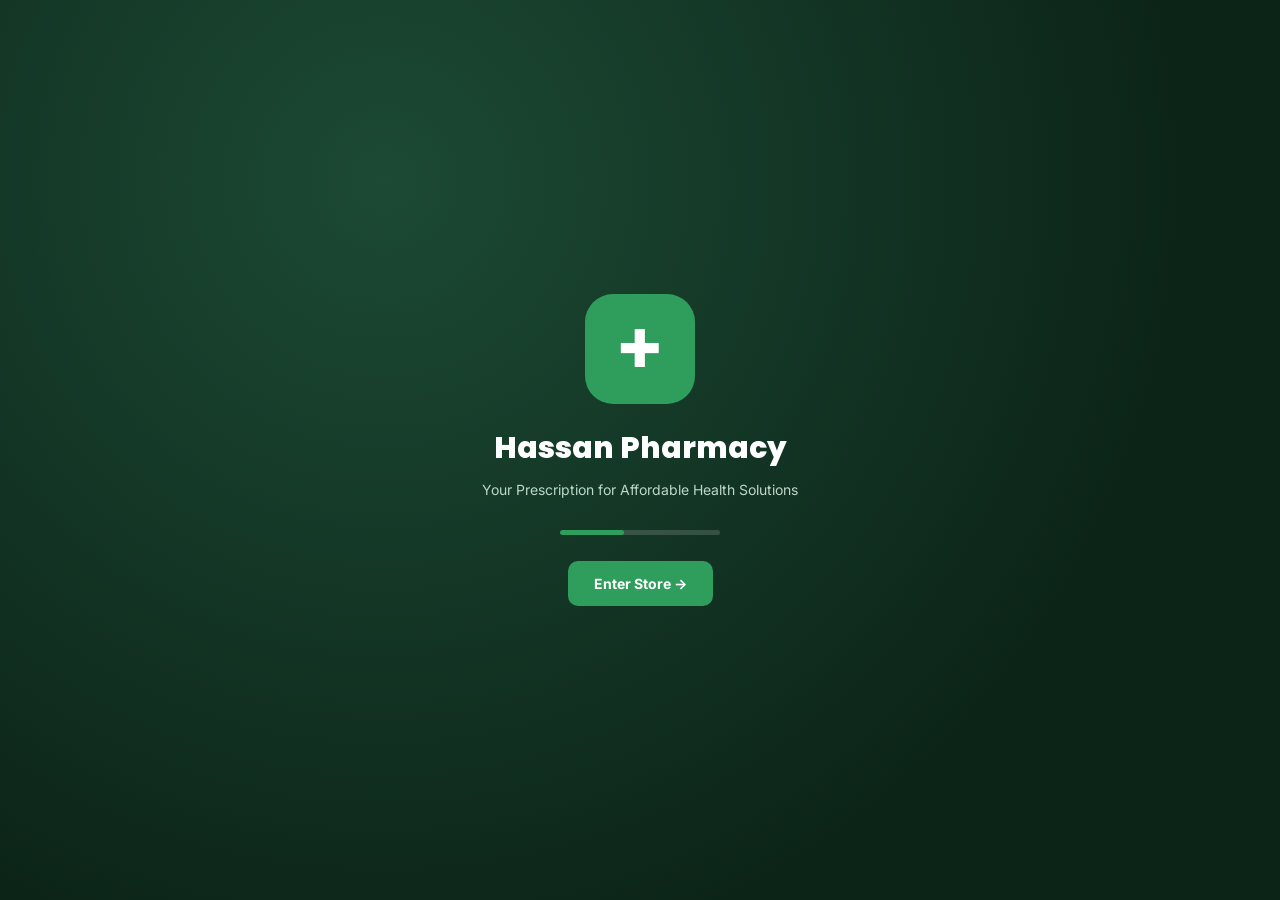
<file: site/index.html>
<!DOCTYPE html>
<html lang="en">
<head>
<meta charset="UTF-8">
<meta name="viewport" content="width=device-width, initial-scale=1.0">
<title>Hassan Pharmacy</title>
<link rel="stylesheet" href="assets/css/style.css">
</head>
<body>
  <div class="splash-shell">
    <div>
      <div class="splash-logo">✚</div>
      <h1>Hassan Pharmacy</h1>
      <p>Your Prescription for Affordable Health Solutions</p>
      <div class="splash-loader"><span></span></div>
      <a href="login.html" class="btn-primary" id="enterBtn">Enter Store →</a>
    </div>
  </div>
  <script src="assets/js/main.js"></script>
  <script>
    // If already logged in, skip straight to the store; otherwise go to login after a short splash.
    setTimeout(()=>{
      const user = getUser();
      window.location.href = user ? 'home.html' : 'login.html';
    }, 2200);
  </script>
</body>
</html>
</file>
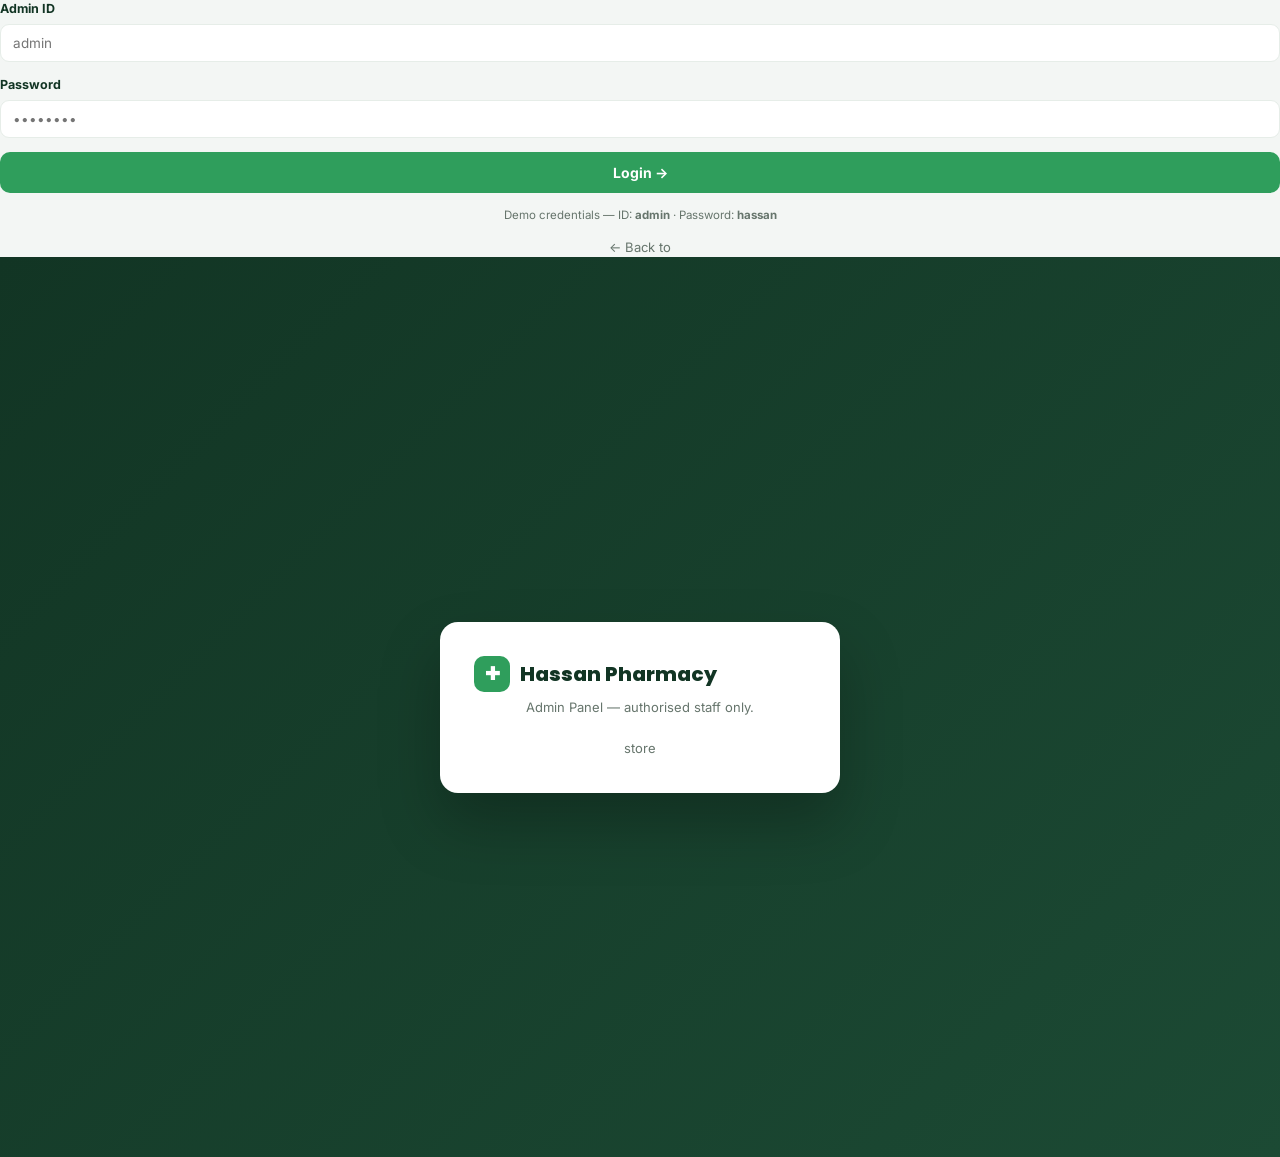
<file: site/admin/index.html>
<div class="form-row"><label>Admin ID</label><input id="adminIdInput" placeholder="admin" required></div>
        <div class="form-row"><label>Password</label><input id="adminPassInput" type="password" placeholder="••••••••" required></div>
        <button class="btn-primary" style="width:100%;justify-content:center" type="submit">Login →</button>
      </form>
      <p style="font-size:11.5px;color:var(--gray);margin-top:14px;text-align:center">Demo credentials — ID: <b>admin</b> · Password: <b>hassan</b></p>
      <div class="auth-link"><a href="../home.html">← Back to<!DOCTYPE html>
<html lang="en">
<head>
<meta charset="UTF-8">
<meta name="viewport" content="width=device-width, initial-scale=1.0">
<title>Admin Login — Hassan Pharmacy</title>
<link rel="stylesheet" href="../assets/css/style.css">
</head>
<body class="admin-body">
  <div class="auth-shell">
    <div class="auth-card">
      <div class="logo" style="margin-bottom:6px"><div class="mark">✚</div> Hassan Pharmacy</div>
      <p class="sub">Admin Panel — authorised staff only.</p>
      <div id="errBox" class="err-msg hidden"></div>
      <form onsubmit="return handleAdminLogin(event)"> store</a></div>
    </div>
  </div>
  <script src="../assets/js/main.js"></script>
  <script src="../assets/js/admin.js"></script>
  <script>
    (function(){ if(isAdminLoggedIn()) window.location.href = 'dashboard.html'; })();
    async function handleAdminLogin(e){
      e.preventDefault();
      const id = document.getElementById('adminIdInput').value.trim();
      const pass = document.getElementById('adminPassInput').value;
      const ok = await adminLoginAttempt(id, pass);
      if(ok){
        window.location.href = 'dashboard.html';
      } else {
        const b = document.getElementById('errBox');
        b.textContent = 'Incorrect Admin ID or Password (or backend not reachable).';
        b.classList.remove('hidden');
      }
      return false;
    }
  </script>
</body>
</html>
</file>
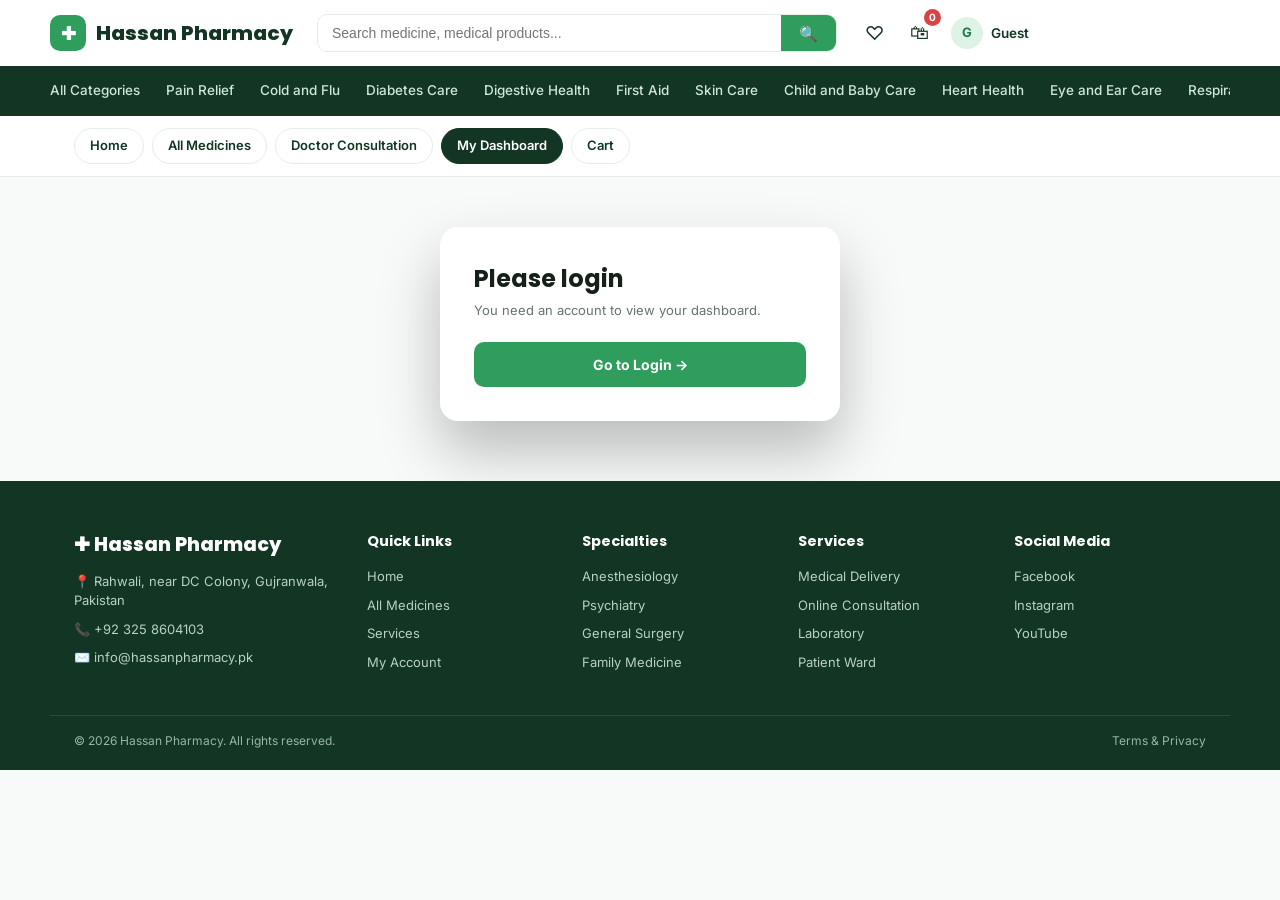
<file: site/account.html>
<!DOCTYPE html>
<html lang="en">
<head>
<meta charset="UTF-8">
<meta name="viewport" content="width=device-width, initial-scale=1.0">
<title>My Dashboard — Hassan Pharmacy</title>
<link rel="stylesheet" href="assets/css/style.css">
</head>
<body>
<div id="siteHeader"></div>

<main>
  <div class="container">
    <div id="guestGate" class="hidden">
      <div class="auth-card" style="margin:50px auto">
        <h2>Please login</h2>
        <p class="sub">You need an account to view your dashboard.</p>
        <a href="login.html" class="btn-primary" style="width:100%;justify-content:center">Go to Login →</a>
      </div>
    </div>

    <div id="dashContent" class="hidden">
      <div class="dash-wrap">
        <div class="dash-top">
          <h2 id="dashWelcome">Welcome!</h2>
          <button class="btn-outline" onclick="doLogout()">Log Out</button>
        </div>
        <div class="dash-cards">
          <div class="dcard d-mint"><b id="dcTotal">Rs. 0</b><span>Total Spent</span></div>
          <div class="dcard d-peach"><b id="dcOrders">0</b><span>Total Orders</span></div>
          <div class="dcard d-lav"><b id="dcPending">0</b><span>In Progress</span></div>
          <div class="dcard d-pink"><b id="dcDelivered">0</b><span>Delivered</span></div>
        </div>
        <div class="dash-panels">
          <div class="panel">
            <h3 style="margin-bottom:12px;font-size:15px">Recent Orders</h3>
            <div id="dashOrdersList"></div>
          </div>
          <div class="panel">
            <h3 style="margin-bottom:12px;font-size:15px">Profile</h3>
            <div class="profile-line"><span>Name</span><b id="pfName"></b></div>
            <div class="profile-line"><span>Phone</span><b id="pfPhone"></b></div>
            <div class="profile-line"><span>Address</span><b>Rahwali, near DC Colony, Gujranwala</b></div>
            <div class="profile-line"><span>Support</span><b>+92 325 8604103</b></div>
          </div>
        </div>
      </div>
    </div>
  </div>
</main>

<div id="siteFooter"></div>
<script src="assets/js/main.js"></script>
<script>
(async function(){
  renderHeader('account');
  renderFooter();

  const user = getUser();
  if(!user){
    document.getElementById('guestGate').classList.remove('hidden');
  } else {
    document.getElementById('dashContent').classList.remove('hidden');
    document.getElementById('dashWelcome').textContent = 'Welcome, '+user.name+'!';
    document.getElementById('pfName').textContent = user.name;
    document.getElementById('pfPhone').textContent = user.phone || '—';

    const orders = await getOrders(user.phone);
    const total = orders.reduce((s,o)=>s+o.total,0);
    document.getElementById('dcTotal').textContent = 'Rs. '+total;
    document.getElementById('dcOrders').textContent = orders.length;
    document.getElementById('dcPending').textContent = orders.filter(o=>o.status!=='Delivered' && o.status!=='Cancelled').length;
    document.getElementById('dcDelivered').textContent = orders.filter(o=>o.status==='Delivered').length;

    const statusClass = s => s==='Delivered'?'st-delivered':s==='In Transit'?'st-transit':s==='Cancelled'?'st-cancelled':'st-pending';
    document.getElementById('dashOrdersList').innerHTML = orders.length ? orders.map(o=>`
      <div class="order-row">
        <span>${o.id} · ${o.date}</span>
        <span>Rs. ${o.total}</span>
        <span class="status-pill ${statusClass(o.status)}">${o.status}</span>
      </div>`).join('') : '<p style="color:var(--gray);font-size:13px">No orders yet — go place one!</p>';
  }
})();
</script>
</body>
</html>
</file>
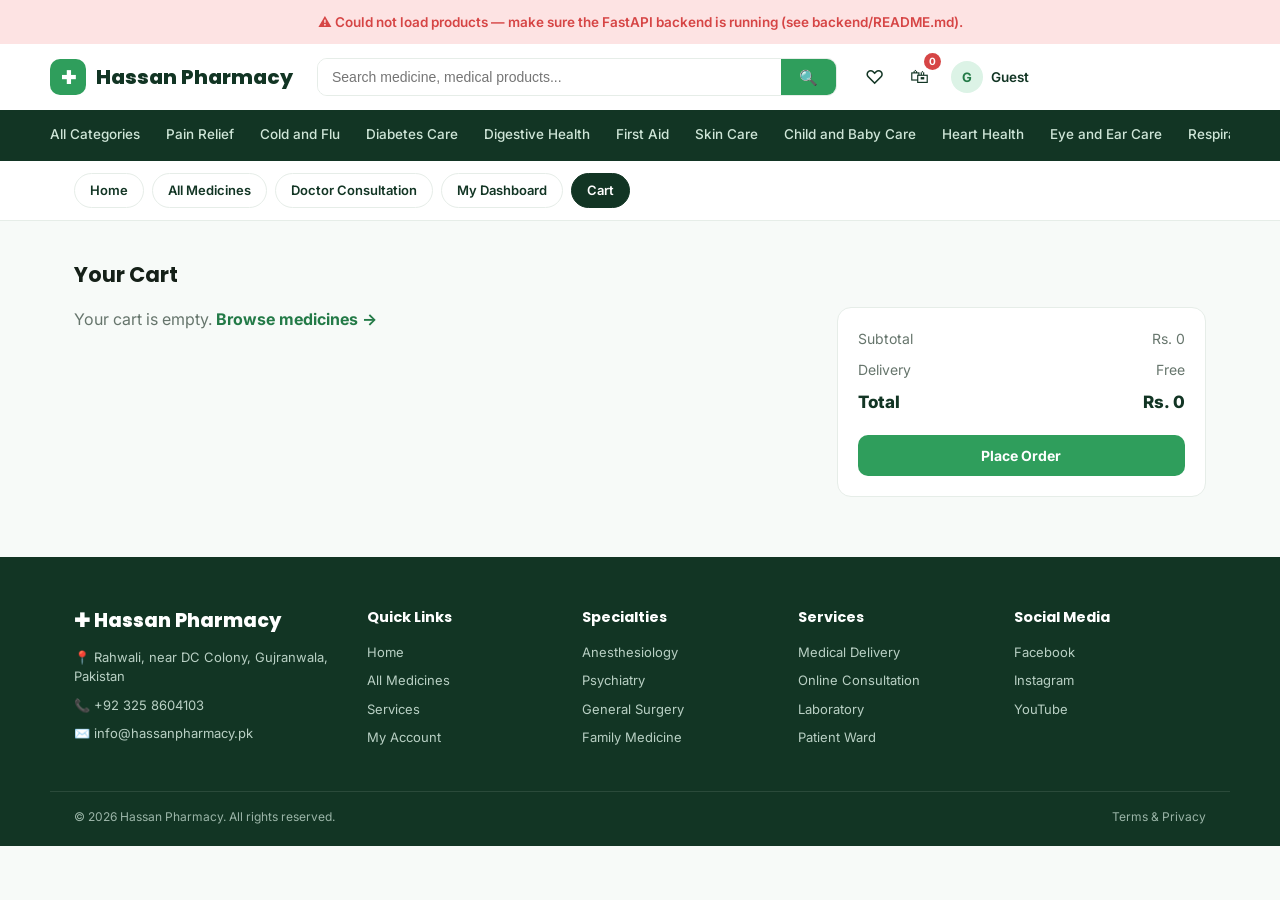
<file: site/cart.html>
<!DOCTYPE html>
<html lang="en">
<head>
<meta charset="UTF-8">
<meta name="viewport" content="width=device-width, initial-scale=1.0">
<title>Your Cart — Hassan Pharmacy</title>
<link rel="stylesheet" href="assets/css/style.css">
</head>
<body>
<div id="siteHeader"></div>

<main>
  <div class="container">
    <section class="section">
      <div class="section-head"><h2>Your Cart</h2></div>
      <div class="cart-layout">
        <div id="cartItems"></div>
        <div class="cart-summary">
          <div class="row"><span>Subtotal</span><span id="cartSubtotal">Rs. 0</span></div>
          <div class="row"><span>Delivery</span><span id="cartDelivery">Rs. 0</span></div>
          <div class="row total"><span>Total</span><span id="cartTotal">Rs. 0</span></div>
          <button class="btn-primary" style="width:100%;justify-content:center;margin-top:10px" onclick="checkout()">Place Order</button>
        </div>
      </div>
    </section>
  </div>
</main>

<div id="siteFooter"></div>
<script src="assets/js/main.js"></script>
<script>
  renderHeader('cart');
  renderFooter();

  async function renderCartPage(){
    const cart = getCart();
    const wrap = document.getElementById('cartItems');
    wrap.innerHTML = '<p style="color:var(--gray)">Loading…</p>';
    const products = await getProducts();
    if(!cart.length){
      wrap.innerHTML = '<p style="color:var(--gray)">Your cart is empty. <a href="medicines.html" style="color:var(--green-dark);font-weight:700">Browse medicines →</a></p>';
    } else {
      wrap.innerHTML = cart.map(c=>{
        const p = products.find(x=>x.id===c.id);
        if(!p) return '';
        const final = p.discount>0 ? Math.round(p.price*(1-p.discount/100)) : p.price;
        return `<div class="cart-row">
          <div class="prod-thumb">${ICONS[p.category]||'💊'}</div>
          <div class="info"><div class="prod-name">${escapeHtml(p.name)}</div><div class="prod-cat">Rs. ${final} each</div></div>
          <div class="qty-ctrl"><button onclick="changeQty('${p.id}',-1)">−</button><span>${c.qty}</span><button onclick="changeQty('${p.id}',1)">+</button></div>
          <div style="font-weight:800;min-width:70px;text-align:right">Rs. ${final*c.qty}</div>
          <a class="remove-link" onclick="removeFromCart('${p.id}')">Remove</a>
        </div>`;
      }).join('');
    }
    const subtotal = cart.reduce((s,c)=>{
      const p = products.find(x=>x.id===c.id);
      if(!p) return s;
      const final = p.discount>0 ? Math.round(p.price*(1-p.discount/100)) : p.price;
      return s + final*c.qty;
    },0);
    const delivery = subtotal>0 ? (subtotal>=1000?0:150) : 0;
    document.getElementById('cartSubtotal').textContent = 'Rs. '+subtotal;
    document.getElementById('cartDelivery').textContent = delivery===0?'Free':'Rs. '+delivery;
    document.getElementById('cartTotal').textContent = 'Rs. '+(subtotal+delivery);
  }
  async function changeQty(id, delta){
    let cart = getCart();
    const item = cart.find(c=>c.id===id);
    if(!item) return;
    item.qty += delta;
    if(item.qty<=0) cart = cart.filter(c=>c.id!==id);
    saveCart(cart);
    await renderHeader('cart'); renderCartPage();
  }
  async function removeFromCart(id){
    saveCart(getCart().filter(c=>c.id!==id));
    await renderHeader('cart'); renderCartPage();
  }
  async function checkout(){
    const cart = getCart();
    if(!cart.length){ alert('Your cart is empty.'); return; }
    const user = getUser();
    if(!user){ alert('Please login to place an order.'); window.location.href='login.html'; return; }
    const products = await getProducts();
    const subtotal = cart.reduce((s,c)=>{
      const p = products.find(x=>x.id===c.id);
      const final = p.discount>0 ? Math.round(p.price*(1-p.discount/100)) : p.price;
      return s + final*c.qty;
    },0);
    const orderPayload = {
      customer:user.name, phone:user.phone,
      items: cart.map(c=>({id:c.id, qty:c.qty})),
      total: subtotal + (subtotal>=1000?0:150),
    };
    try{
      const order = await createOrderApi(orderPayload);
      saveCart([]);
      alert('✅ Order placed! Order ID: '+order.id);
      window.location.href = 'account.html';
    }catch(e){
      alert('❌ Could not place order: '+e.message);
    }
  }
  renderCartPage();
</script>
</body>
</html>
</file>
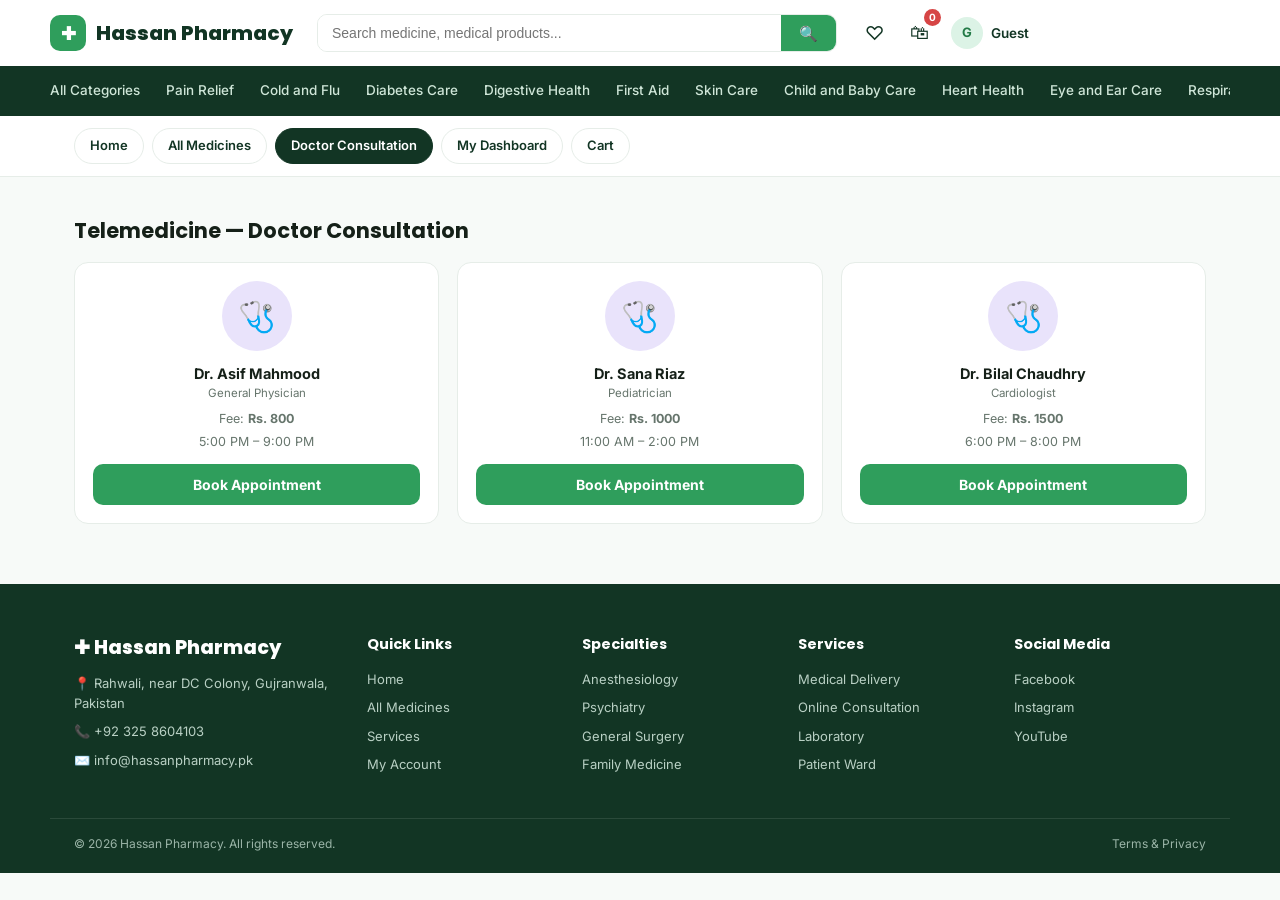
<file: site/doctors.html>
<!DOCTYPE html>
<html lang="en">
<head>
<meta charset="UTF-8">
<meta name="viewport" content="width=device-width, initial-scale=1.0">
<title>Doctor Consultation — Hassan Pharmacy</title>
<link rel="stylesheet" href="assets/css/style.css">
</head>
<body>
<div id="siteHeader"></div>

<main>
  <div class="container">
    <section class="section">
      <div class="section-head"><h2>Telemedicine — Doctor Consultation</h2></div>
      <div class="doc-grid" id="docGrid"></div>
    </section>
  </div>
</main>

<div id="siteFooter"></div>
<script src="assets/js/main.js"></script>
<script>
  renderHeader('doctors');
  renderFooter();
  document.getElementById('docGrid').innerHTML = DOCTORS.map(d=>`
    <div class="doc-card">
      <div class="doc-avatar">🩺</div>
      <div class="prod-name">${d.name}</div>
      <div class="prod-cat" style="margin-bottom:8px">${d.spec}</div>
      <div style="font-size:12.5px;color:var(--gray);margin-bottom:4px">Fee: <b>${d.fee}</b></div>
      <div style="font-size:12.5px;color:var(--gray);margin-bottom:12px">${d.time}</div>
      <button class="btn-primary" style="width:100%;justify-content:center" onclick="alert('✅ Appointment request sent to ${d.name}. They will confirm shortly.')">Book Appointment</button>
    </div>`).join('');
</script>
</body>
</html>
</file>
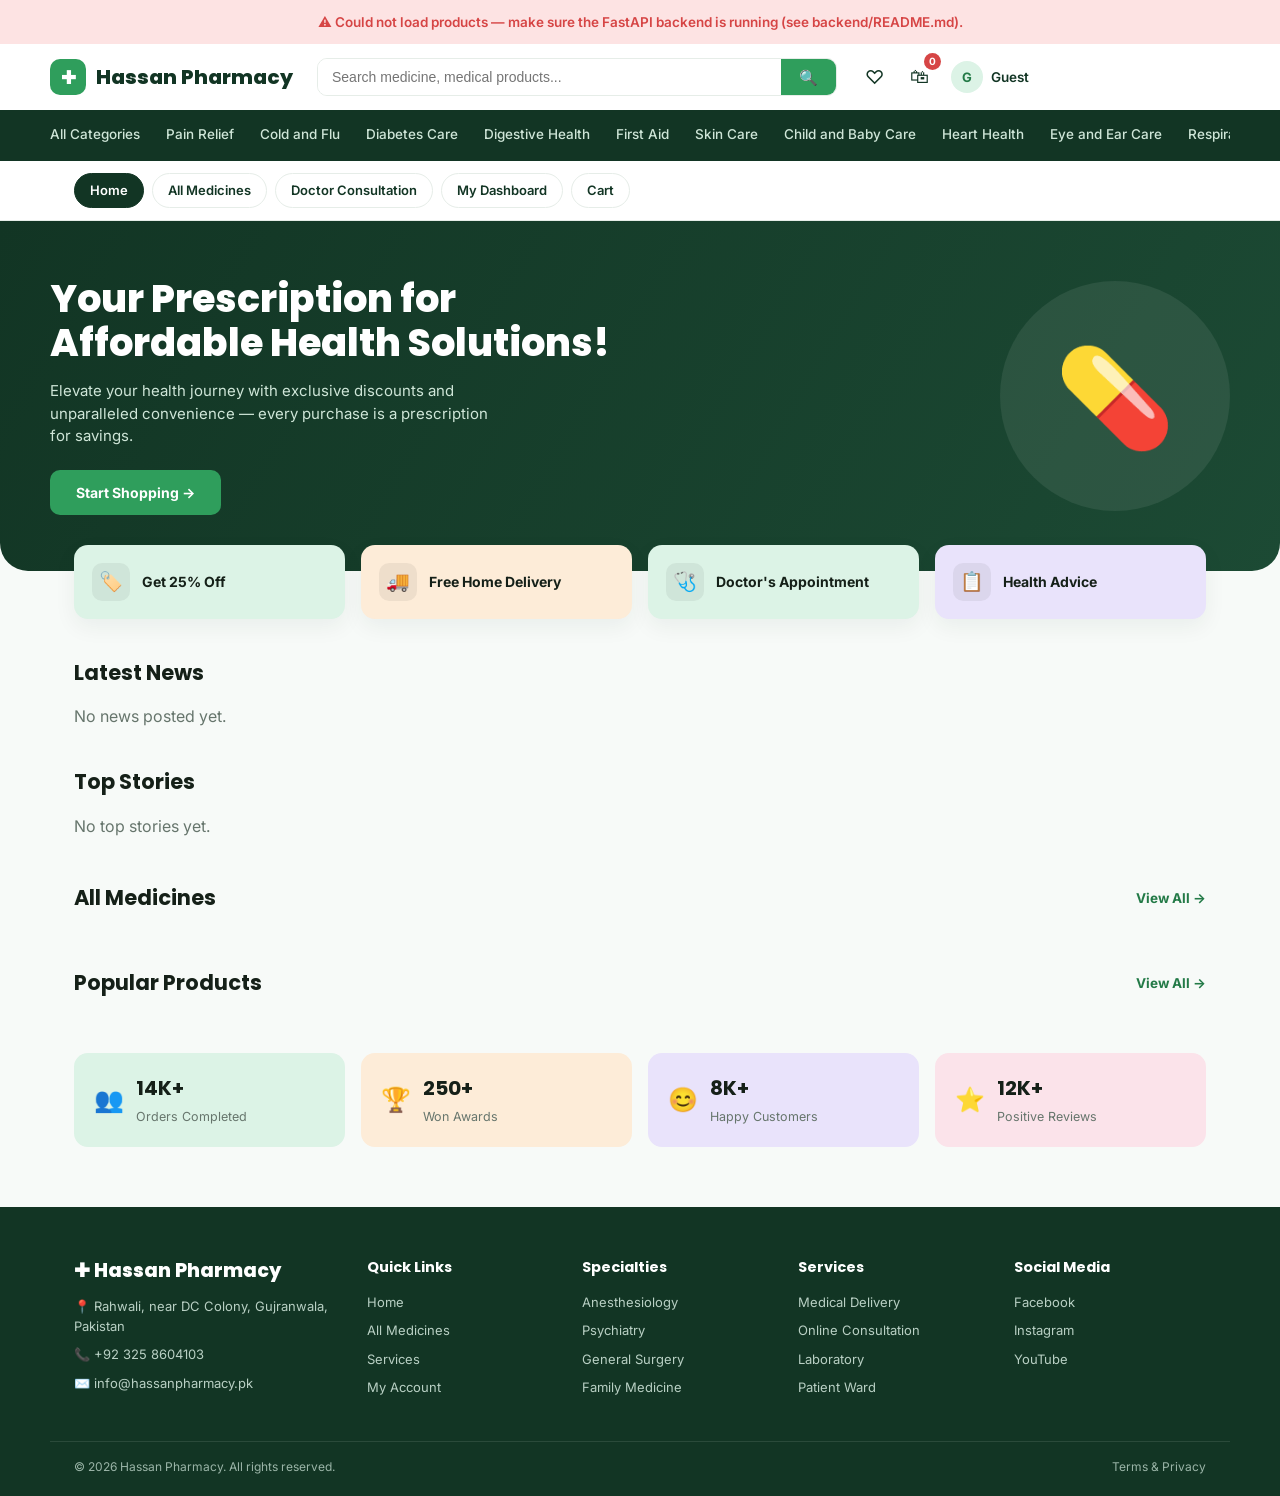
<file: site/home.html>
<!DOCTYPE html>
<html lang="en">
<head>
<meta charset="UTF-8">
<meta name="viewport" content="width=device-width, initial-scale=1.0">
<title>Hassan Pharmacy — Home</title>
<link rel="stylesheet" href="assets/css/style.css">
</head>
<body>
<div id="siteHeader"></div>

<main>
  <section class="hero">
    <div class="container hero-inner">
      <div class="hero-text">
        <h1>Your Prescription for<br>Affordable Health Solutions!</h1>
        <p>Elevate your health journey with exclusive discounts and unparalleled convenience — every purchase is a prescription for savings.</p>
        <a href="medicines.html" class="btn-primary">Start Shopping →</a>
      </div>
      <div class="hero-visual">💊</div>
    </div>
  </section>

  <div class="container">
    <div class="quick-grid">
      <div class="quick-card quick-1"><div class="ic">🏷️</div> Get 25% Off</div>
      <div class="quick-card quick-2"><div class="ic">🚚</div> Free Home Delivery</div>
      <a class="quick-card quick-3" href="doctors.html"><div class="ic">🩺</div> Doctor's Appointment</a>
      <div class="quick-card quick-4"><div class="ic">📋</div> Health Advice</div>
    </div>

    <!-- Latest News -->
    <section class="section">
      <div class="section-head"><h2>Latest News</h2></div>
      <div class="news-grid" id="newsGrid"></div>
    </section>

    <!-- Top Stories -->
    <section class="section">
      <div class="section-head"><h2>Top Stories</h2></div>
      <div class="story-strip" id="storyStrip"></div>
    </section>

    <!-- All Medicines preview -->
    <section class="section">
      <div class="section-head"><h2>All Medicines</h2><a class="view-all" href="medicines.html">View All →</a></div>
      <div class="prod-grid" id="medPreviewGrid"></div>
    </section>

    <section class="section">
      <div class="section-head"><h2>Popular Products</h2><a class="view-all" href="medicines.html">View All →</a></div>
      <div class="prod-grid" id="popularGrid"></div>
    </section>

    <div class="stats-strip">
      <div class="stat-card st-1"><div class="ic">👥</div><div><b>14K+</b><span>Orders Completed</span></div></div>
      <div class="stat-card st-2"><div class="ic">🏆</div><div><b>250+</b><span>Won Awards</span></div></div>
      <div class="stat-card st-3"><div class="ic">😊</div><div><b>8K+</b><span>Happy Customers</span></div></div>
      <div class="stat-card st-4"><div class="ic">⭐</div><div><b>12K+</b><span>Positive Reviews</span></div></div>
    </div>
  </div>
</main>

<div id="siteFooter"></div>

<script src="assets/js/main.js"></script>
<script>
(async function(){
  renderHeader('home');
  renderFooter();

  const products = await getProducts();
  document.getElementById('medPreviewGrid').innerHTML = products.slice(0,4).map(productCard).join('');
  document.getElementById('popularGrid').innerHTML = products.slice(4,8).map(productCard).join('');

  const news = await getNews();
  const newsHost = document.getElementById('newsGrid');
  if(news.length){
    const [main, ...rest] = news;
    newsHost.innerHTML = `
      <div class="news-main">
        <div class="thumb">📰</div>
        <div class="body">
          <h3 style="font-size:17px;margin-bottom:8px">${escapeHtml(main.title)}</h3>
          <p style="font-size:13.5px;color:var(--gray)">${escapeHtml(main.excerpt)}</p>
        </div>
      </div>
      <div class="news-side">
        ${rest.slice(0,3).map(n=>`
          <div class="news-card">
            <div class="ic">📄</div>
            <div>
              <div style="font-weight:700;font-size:13.5px;margin-bottom:4px">${escapeHtml(n.title)}</div>
              <div style="font-size:12px;color:var(--gray)">${escapeHtml(n.excerpt)}</div>
            </div>
          </div>`).join('')}
      </div>`;
  } else {
    newsHost.innerHTML = '<p style="color:var(--gray)">No news posted yet.</p>';
  }

  const stories = await getStories();
  document.getElementById('storyStrip').innerHTML = stories.length ? stories.map(s=>`
    <div class="story-card">
      <span class="story-tag">${escapeHtml(s.tag||'Health')}</span>
      <div style="font-weight:700;font-size:13.5px">${escapeHtml(s.title)}</div>
    </div>`).join('') : '<p style="color:var(--gray)">No top stories yet.</p>';
})();
</script>
</body>
</html>
</file>
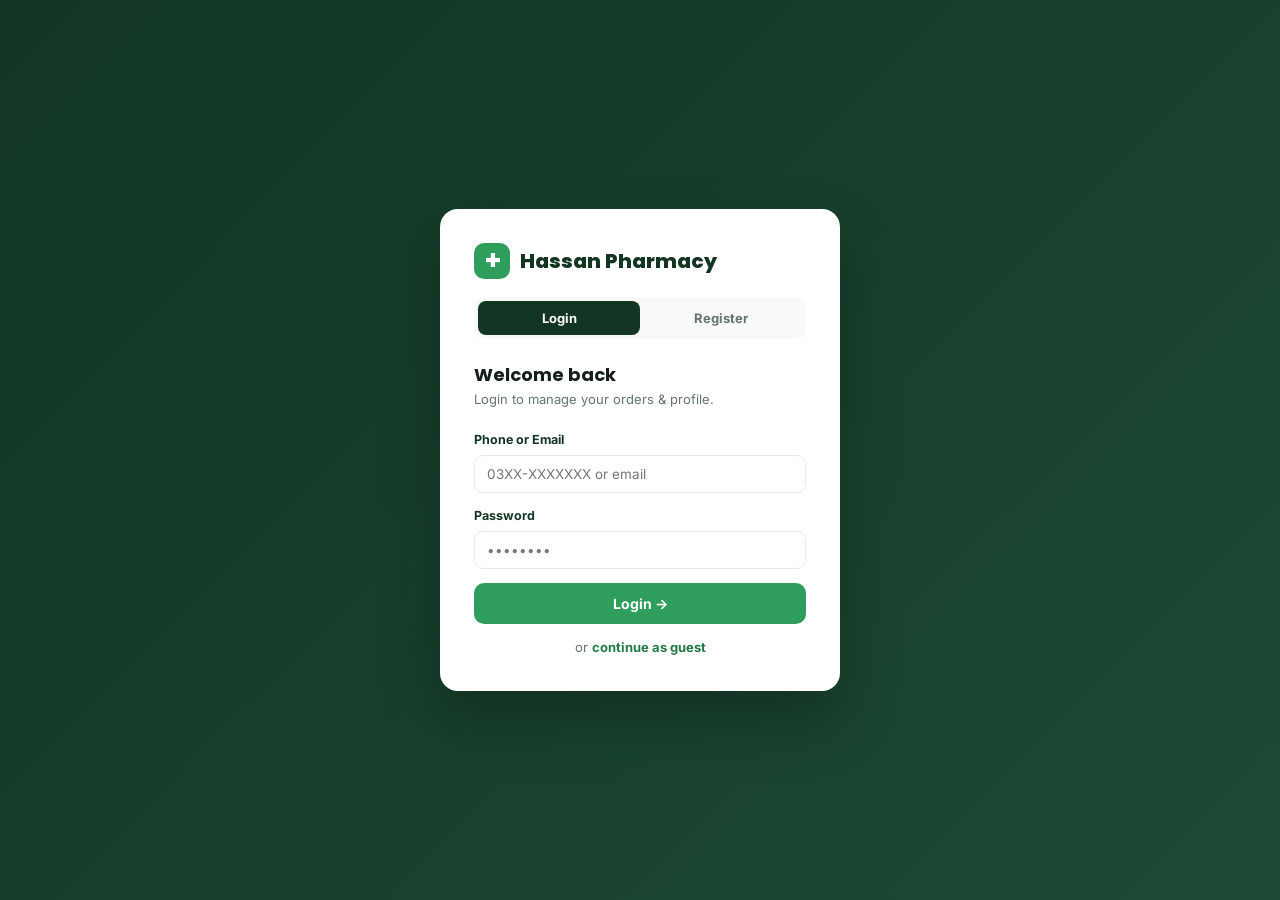
<file: site/login.html>
<!DOCTYPE html>
<html lang="en">
<head>
<meta charset="UTF-8">
<meta name="viewport" content="width=device-width, initial-scale=1.0">
<title>Login — Hassan Pharmacy</title>
<link rel="stylesheet" href="assets/css/style.css">
</head>
<body>
  <div class="auth-shell">
    <div class="auth-card">
      <div class="logo" style="margin-bottom:18px"><div class="mark">✚</div> Hassan Pharmacy</div>
      <div class="auth-tabs">
        <button id="tabLoginBtn" class="active" onclick="switchTab('login')">Login</button>
        <button id="tabRegisterBtn" onclick="switchTab('register')">Register</button>
      </div>

      <div id="errBox" class="err-msg hidden"></div>

      <form id="loginForm" onsubmit="return handleLogin(event)">
        <h2 style="font-size:18px;margin-bottom:2px">Welcome back</h2>
        <p class="sub">Login to manage your orders &amp; profile.</p>
        <div class="form-row"><label>Phone or Email</label><input id="loginId" placeholder="03XX-XXXXXXX or email" required></div>
        <div class="form-row"><label>Password</label><input id="loginPass" type="password" placeholder="••••••••" required></div>
        <button class="btn-primary" style="width:100%;justify-content:center" type="submit">Login →</button>
      </form>

      <form id="registerForm" class="hidden" onsubmit="return handleRegister(event)">
        <h2 style="font-size:18px;margin-bottom:2px">Create your account</h2>
        <p class="sub">Register to start ordering medicines.</p>
        <div class="form-row"><label>Full Name</label><input id="regName" placeholder="e.g. Ayesha Khan" required></div>
        <div class="form-row"><label>Phone</label><input id="regPhone" placeholder="03XX-XXXXXXX" required></div>
        <div class="form-row"><label>Email (optional)</label><input id="regEmail" placeholder="you@example.com"></div>
        <div class="form-row"><label>Password</label><input id="regPass" type="password" placeholder="••••••••" required></div>
        <button class="btn-primary" style="width:100%;justify-content:center" type="submit">Register →</button>
      </form>

      <div class="auth-link">or <b onclick="continueGuest()">continue as guest</b></div>
    </div>
  </div>

  <script src="assets/js/main.js"></script>
  <script>
    function switchTab(tab){
      document.getElementById('loginForm').classList.toggle('hidden', tab!=='login');
      document.getElementById('registerForm').classList.toggle('hidden', tab!=='register');
      document.getElementById('tabLoginBtn').classList.toggle('active', tab==='login');
      document.getElementById('tabRegisterBtn').classList.toggle('active', tab==='register');
      hideErr();
    }
    function showErr(msg){ const b=document.getElementById('errBox'); b.textContent=msg; b.classList.remove('hidden'); }
    function hideErr(){ document.getElementById('errBox').classList.add('hidden'); }

    async function handleLogin(e){
      e.preventDefault();
      const id = document.getElementById('loginId').value.trim();
      const pass = document.getElementById('loginPass').value;
      try{
        const user = await loginUserApi(id, pass);
        saveUser(user);
        window.location.href = 'home.html';
      }catch(err){
        showErr(err.message || 'No matching account found. Please check your details or register.');
      }
      return false;
    }

    async function handleRegister(e){
      e.preventDefault();
      const name = document.getElementById('regName').value.trim();
      const phone = document.getElementById('regPhone').value.trim();
      const email = document.getElementById('regEmail').value.trim();
      const pass = document.getElementById('regPass').value;
      if(!name || !phone || !pass){ showErr('Please fill all required fields.'); return false; }
      try{
        const user = await registerUserApi({name, phone, email, password:pass});
        saveUser(user);
        window.location.href = 'home.html';
      }catch(err){
        showErr(err.message || 'Could not register. Please try again.');
      }
      return false;
    }

    function continueGuest(){ window.location.href = 'home.html'; }

    // If already logged in, skip login page
    (function(){ if(getUser()) window.location.href='home.html'; })();
  </script>
</body>
</html>
</file>
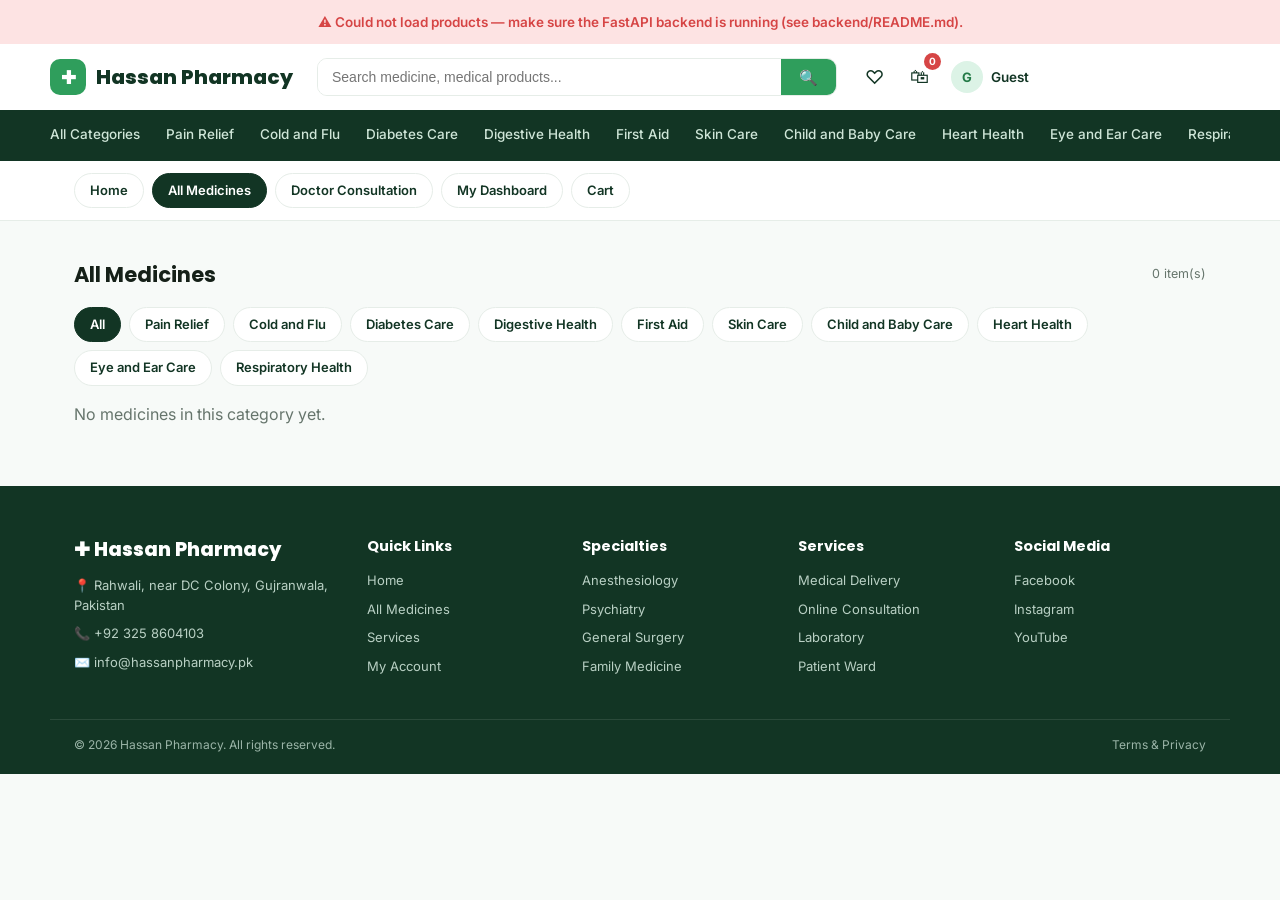
<file: site/medicines.html>
<!DOCTYPE html>
<html lang="en">
<head>
<meta charset="UTF-8">
<meta name="viewport" content="width=device-width, initial-scale=1.0">
<title>All Medicines — Hassan Pharmacy</title>
<link rel="stylesheet" href="assets/css/style.css">
</head>
<body>
<div id="siteHeader"></div>

<main>
  <div class="container">
    <section class="section">
      <div class="section-head"><h2>All Medicines</h2><span style="font-size:12.5px;color:var(--gray)" id="countLbl"></span></div>
      <div class="page-nav" style="padding:0 0 16px" id="filterBar"></div>
      <div class="prod-grid" id="allGrid"></div>
    </section>
  </div>
</main>

<div id="siteFooter"></div>
<script src="assets/js/main.js"></script>
<script>
  renderHeader('medicines');
  renderFooter();

  function getParam(name){
    const url = new URL(window.location.href);
    return url.searchParams.get(name);
  }
  let activeCat = getParam('cat') || 'All';

  function renderFilters(){
    const bar = document.getElementById('filterBar');
    bar.innerHTML = ['All',...CATS].map(c=>`<a class="${activeCat===c?'active':''}" onclick="setCat('${c}')">${c}</a>`).join('');
  }
  function setCat(c){ activeCat = c; renderFilters(); renderGrid(); }
  let _allProducts = [];
  async function renderGrid(){
    document.getElementById('allGrid').innerHTML = '<p style="color:var(--gray)">Loading…</p>';
    _allProducts = await getProducts();
    const list = activeCat==='All' ? _allProducts : _allProducts.filter(p=>p.category===activeCat);
    document.getElementById('countLbl').textContent = list.length + ' item(s)';
    document.getElementById('allGrid').innerHTML = list.length ? list.map(productCard).join('') : '<p style="color:var(--gray)">No medicines in this category yet.</p>';
  }
  renderFilters();
  renderGrid();
</script>
</body>
</html>
</file>
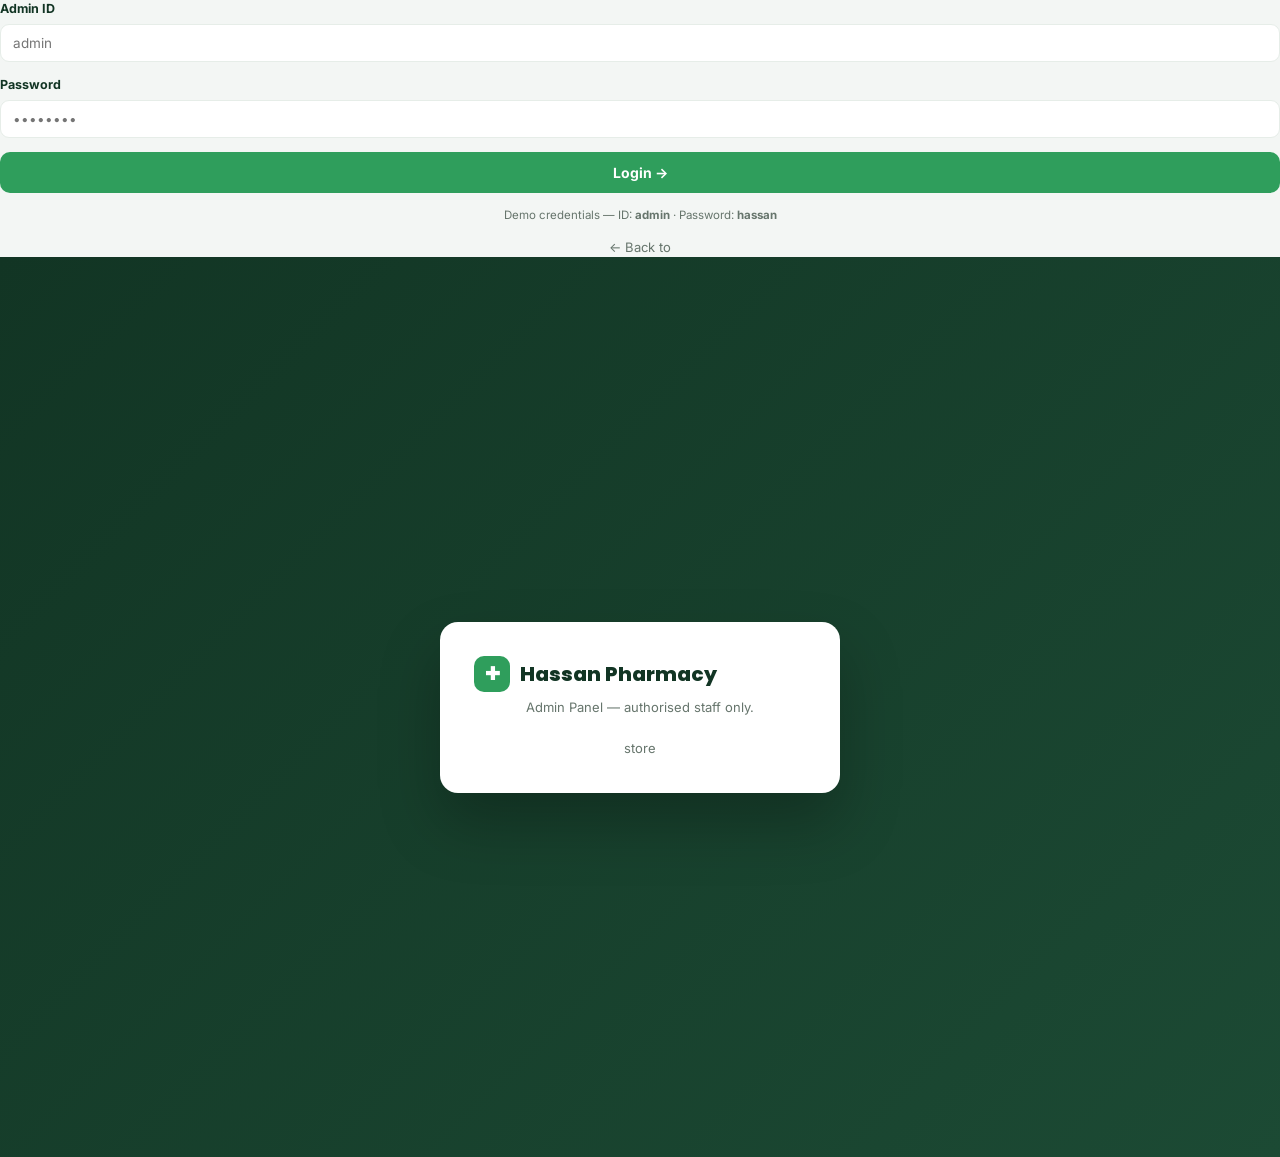
<file: site/admin/dashboard.html>
<!DOCTYPE html>
<html lang="en">
<head>
<meta charset="UTF-8">
<meta name="viewport" content="width=device-width, initial-scale=1.0">
<title>Admin Dashboard — Hassan Pharmacy</title>
<link rel="stylesheet" href="../assets/css/style.css">
</head>
<body class="admin-body">
  <div id="adminShellRoot"></div>
  <script src="../assets/js/main.js"></script>
  <script src="../assets/js/admin.js"></script>
  <script>
    if(!isAdminLoggedIn()){ window.location.href = 'index.html'; }
    else {
      renderAdminShell('dashboard');
      renderTabDashboard();
    }
  </script>
</body>
</html>
</file>
<file: site/assets/css/style.css>
@import url('https://fonts.googleapis.com/css2?family=Poppins:wght@500;600;700;800&family=Inter:wght@400;500;600;700&display=swap');
:root{
  --forest:#123524; --forest-2:#1c4a34; --green:#2f9e5c; --green-dark:#237a47;
  --mint:#dcf3e6; --peach:#fdecd8; --lavender:#e9e3fb; --pink:#fbe3ea;
  --ink:#152018; --gray:#66756c; --line:#e6ede8; --bg:#f7faf8; --white:#fff;
  --danger:#d64545; --radius:14px;
}
*{box-sizing:border-box;margin:0;padding:0;}
body{font-family:'Inter',sans-serif;color:var(--ink);background:var(--bg);line-height:1.5;}
h1,h2,h3,h4{font-family:'Poppins',sans-serif;}
a{text-decoration:none;color:inherit;}
button{font-family:inherit;cursor:pointer;border:none;}
img,svg{display:block;}
.container{max-width:1180px;margin:0 auto;padding:0 24px;}
.hidden{display:none !important;}

/* Ticker */
.ticker-wrap{background:#fff4d6;border-bottom:1px solid #f0d98c;overflow:hidden;padding:8px 0;}
.ticker-wrap.empty{display:none;}
.ticker-inner{display:flex;gap:40px;white-space:nowrap;animation:scroll-left 22s linear infinite;}
.ticker-item{font-size:13.5px;font-weight:600;color:#7a5b00;display:inline-flex;align-items:center;gap:6px;}
.ticker-dot{width:7px;height:7px;border-radius:50%;background:var(--danger);animation:blink 1.1s ease-in-out infinite;flex:none;}
@keyframes blink{0%,100%{opacity:1;}50%{opacity:.15;}}
@keyframes scroll-left{0%{transform:translateX(0);}100%{transform:translateX(-50%);}}

/* Header */
header.site{background:#fff;border-bottom:1px solid var(--line);position:sticky;top:0;z-index:50;}
.top-bar{display:flex;align-items:center;gap:24px;padding:14px 0;}
.logo{display:flex;align-items:center;gap:10px;font-family:'Poppins',sans-serif;font-weight:800;font-size:20px;color:var(--forest);flex:none;}
.logo .mark{width:36px;height:36px;border-radius:10px;background:var(--green);color:#fff;display:flex;align-items:center;justify-content:center;font-size:18px;}
.search-box{flex:1;display:flex;border:1.5px solid var(--line);border-radius:10px;overflow:hidden;max-width:520px;}
.search-box input{flex:1;border:none;padding:10px 14px;font-size:14px;outline:none;}
.search-box button{background:var(--green);color:#fff;padding:0 18px;font-size:15px;}
.top-actions{display:flex;align-items:center;gap:18px;flex:none;}
.icon-btn{position:relative;font-size:19px;color:var(--forest);background:none;padding:4px;}
.badge{position:absolute;top:-6px;right:-8px;background:var(--danger);color:#fff;font-size:10px;font-weight:700;border-radius:50%;width:17px;height:17px;display:flex;align-items:center;justify-content:center;}
.acct{display:flex;align-items:center;gap:8px;font-size:13.5px;font-weight:600;color:var(--forest);cursor:pointer;position:relative;}
.acct .av{width:32px;height:32px;border-radius:50%;background:var(--mint);color:var(--green-dark);display:flex;align-items:center;justify-content:center;font-weight:700;font-size:13px;}
.acct-menu{position:absolute;right:0;top:44px;background:#fff;border:1px solid var(--line);border-radius:12px;box-shadow:0 12px 30px rgba(20,40,30,.12);min-width:190px;padding:8px;display:none;}
.acct-menu.open{display:block;}
.acct-menu button,.acct-menu a{display:block;width:100%;text-align:left;background:none;padding:9px 10px;font-size:13.5px;border-radius:8px;color:var(--ink);}
.acct-menu button:hover,.acct-menu a:hover{background:var(--bg);}
nav.cats{background:var(--forest);}
.cats-inner{display:flex;gap:26px;padding:12px 0;overflow-x:auto;}
.cats-inner a{color:#cfe6d8;font-size:13.5px;font-weight:500;white-space:nowrap;padding:2px 0;border-bottom:2px solid transparent;}
.cats-inner a:hover,.cats-inner a.active{color:#fff;border-color:var(--green);}
.page-nav{display:flex;gap:8px;padding:12px 24px;max-width:1180px;margin:0 auto;flex-wrap:wrap;}
.page-nav a{background:var(--white);border:1px solid var(--line);padding:7px 15px;border-radius:999px;font-size:13px;font-weight:600;color:var(--forest);}
.page-nav a.active{background:var(--forest);color:#fff;border-color:var(--forest);}

/* Hero */
.hero{background:linear-gradient(120deg,var(--forest) 0%,var(--forest-2) 100%);color:#fff;border-radius:0 0 28px 28px;overflow:hidden;}
.hero-inner{display:flex;align-items:center;gap:40px;padding:56px 0;}
.hero-text{flex:1;}
.hero-text h1{font-size:38px;font-weight:800;line-height:1.15;margin-bottom:16px;}
.hero-text p{color:#cfe6d8;font-size:15px;max-width:440px;margin-bottom:22px;}
.btn-primary{background:var(--green);color:#fff;padding:12px 26px;border-radius:10px;font-weight:700;font-size:14px;display:inline-flex;align-items:center;gap:8px;}
.btn-primary:hover{background:var(--green-dark);}
.btn-outline{background:none;border:1.5px solid var(--line);color:var(--forest);padding:11px 24px;border-radius:10px;font-weight:700;font-size:14px;}
.hero-visual{flex:none;width:230px;height:230px;border-radius:50%;background:rgba(255,255,255,.08);display:flex;align-items:center;justify-content:center;font-size:96px;}

.quick-grid{display:grid;grid-template-columns:repeat(4,1fr);gap:16px;margin:-26px 0 34px;position:relative;z-index:2;}
.quick-card{border-radius:var(--radius);padding:18px;display:flex;align-items:center;gap:12px;font-weight:700;font-size:14px;box-shadow:0 8px 22px rgba(20,50,35,.06);}
.quick-card .ic{width:38px;height:38px;border-radius:10px;background:rgba(0,0,0,.06);display:flex;align-items:center;justify-content:center;font-size:19px;flex:none;}
.quick-1{background:var(--mint);}.quick-2{background:var(--peach);}.quick-3{background:var(--mint);}.quick-4{background:var(--lavender);}

.section{margin:38px 0;}
.section-head{display:flex;align-items:center;justify-content:space-between;margin-bottom:16px;}
.section-head h2{font-size:21px;font-weight:700;}
.view-all{color:var(--green-dark);font-weight:700;font-size:13.5px;display:flex;align-items:center;gap:4px;}

.prod-grid{display:grid;grid-template-columns:repeat(4,1fr);gap:18px;}
.prod-card{background:#fff;border:1px solid var(--line);border-radius:var(--radius);padding:16px;display:flex;flex-direction:column;gap:8px;position:relative;cursor:pointer;}
.prod-thumb{height:110px;border-radius:10px;background:var(--bg);display:flex;align-items:center;justify-content:center;font-size:46px;}
.prod-name{font-weight:700;font-size:14.5px;margin-top:4px;}
.prod-cat{font-size:11.5px;color:var(--gray);}
.prod-price-row{display:flex;align-items:center;gap:8px;margin-top:2px;}
.prod-price{font-weight:800;color:var(--forest);font-size:15px;}
.prod-old{text-decoration:line-through;color:var(--gray);font-size:12.5px;}
.stock-badge{position:absolute;top:12px;right:12px;font-size:10.5px;font-weight:700;padding:3px 9px;border-radius:999px;}
.in-stock{background:var(--mint);color:var(--green-dark);}
.out-stock{background:#fde3e3;color:var(--danger);}
.disc-badge{position:absolute;top:12px;left:12px;font-size:10.5px;font-weight:700;padding:3px 9px;border-radius:999px;background:#fff0d6;color:#a06600;}
.add-btn{margin-top:6px;background:var(--green);color:#fff;padding:9px;border-radius:9px;font-weight:700;font-size:13px;display:flex;align-items:center;justify-content:center;gap:6px;}
.add-btn:disabled{background:#d8dfda;color:#8a9590;cursor:not-allowed;}
.add-btn:hover:not(:disabled){background:var(--green-dark);}

.stats-strip{display:grid;grid-template-columns:repeat(4,1fr);gap:16px;margin:34px 0;}
.stat-card{border-radius:var(--radius);padding:20px;display:flex;align-items:center;gap:12px;}
.stat-card b{display:block;font-size:20px;font-family:'Poppins',sans-serif;}
.stat-card span{font-size:12.5px;color:var(--gray);}
.stat-card .ic{font-size:24px;}
.st-1{background:var(--mint);}.st-2{background:var(--peach);}.st-3{background:var(--lavender);}.st-4{background:var(--pink);}

/* News / Stories */
.news-grid{display:grid;grid-template-columns:1.3fr 1fr;gap:18px;}
.news-main{background:#fff;border:1px solid var(--line);border-radius:16px;overflow:hidden;}
.news-main .thumb{height:180px;background:linear-gradient(120deg,var(--mint),var(--lavender));display:flex;align-items:center;justify-content:center;font-size:52px;}
.news-main .body{padding:18px;}
.news-side{display:flex;flex-direction:column;gap:12px;}
.news-card{background:#fff;border:1px solid var(--line);border-radius:12px;padding:14px;display:flex;gap:12px;}
.news-card .ic{width:44px;height:44px;border-radius:10px;background:var(--peach);display:flex;align-items:center;justify-content:center;font-size:20px;flex:none;}
.story-strip{display:flex;gap:14px;overflow-x:auto;padding-bottom:6px;}
.story-card{min-width:220px;background:#fff;border:1px solid var(--line);border-radius:12px;padding:14px;}
.story-tag{font-size:10.5px;font-weight:700;color:var(--green-dark);background:var(--mint);padding:2px 8px;border-radius:999px;display:inline-block;margin-bottom:8px;}

/* Footer */
footer.site{background:var(--forest);color:#dcece3;margin-top:60px;padding:50px 0 20px;}
.foot-grid{display:grid;grid-template-columns:1.4fr 1fr 1fr 1fr 1fr;gap:24px;}
.foot-grid h4{color:#fff;font-size:14.5px;margin-bottom:14px;}
.foot-grid p,.foot-grid a{font-size:13px;color:#b9d0c4;display:block;margin-bottom:9px;}
.foot-logo{font-family:'Poppins',sans-serif;font-weight:800;font-size:19px;color:#fff;margin-bottom:12px;}
.foot-bottom{border-top:1px solid rgba(255,255,255,.1);margin-top:34px;padding-top:16px;display:flex;justify-content:space-between;font-size:12px;color:#9bb5a8;}

/* Cart */
.cart-row{display:flex;align-items:center;gap:14px;background:#fff;border:1px solid var(--line);border-radius:12px;padding:14px;margin-bottom:10px;}
.cart-row .prod-thumb{width:64px;height:64px;font-size:28px;flex:none;cursor:default;}
.cart-row .info{flex:1;}
.qty-ctrl{display:flex;align-items:center;gap:10px;border:1px solid var(--line);border-radius:8px;padding:4px 10px;}
.qty-ctrl button{background:none;font-weight:800;font-size:16px;color:var(--forest);}
.remove-link{color:var(--danger);font-size:12.5px;font-weight:600;}
.cart-summary{background:#fff;border:1px solid var(--line);border-radius:14px;padding:20px;}
.cart-summary .row{display:flex;justify-content:space-between;font-size:14px;margin-bottom:10px;color:var(--gray);}
.cart-summary .total{font-weight:800;font-size:17px;color:var(--forest);}
.cart-layout{display:grid;grid-template-columns:2fr 1fr;gap:24px;align-items:start;}

/* Dashboard (user account) */
.dash-wrap{background:#eef5f0;border-radius:20px;padding:26px;margin:24px 0;}
.dash-top{display:flex;justify-content:space-between;align-items:center;margin-bottom:20px;}
.dash-top h2{font-size:22px;}
.dash-cards{display:grid;grid-template-columns:repeat(4,1fr);gap:14px;margin-bottom:22px;}
.dcard{border-radius:14px;padding:16px 18px;background:#fff;}
.dcard b{display:block;font-size:22px;font-family:'Poppins',sans-serif;}
.dcard span{font-size:12px;color:var(--gray);}
.d-mint{background:var(--mint);}.d-peach{background:var(--peach);}.d-lav{background:var(--lavender);}.d-pink{background:var(--pink);}
.dash-panels{display:grid;grid-template-columns:1.3fr 1fr;gap:18px;}
.panel{background:#fff;border-radius:16px;padding:20px;}
.order-row{display:flex;justify-content:space-between;align-items:center;padding:10px 0;border-bottom:1px solid var(--line);font-size:13.5px;}
.order-row:last-child{border:none;}
.status-pill{font-size:11px;font-weight:700;padding:3px 10px;border-radius:999px;}
.st-pending{background:#fff0d6;color:#a06600;}
.st-transit{background:#dbe9ff;color:#1d5bbf;}
.st-delivered{background:var(--mint);color:var(--green-dark);}
.st-cancelled{background:#fde3e3;color:var(--danger);}
.profile-line{display:flex;justify-content:space-between;font-size:13.5px;padding:8px 0;border-bottom:1px solid var(--line);}

/* Doctors */
.doc-grid{display:grid;grid-template-columns:repeat(3,1fr);gap:18px;}
.doc-card{background:#fff;border:1px solid var(--line);border-radius:14px;padding:18px;text-align:center;}
.doc-avatar{width:70px;height:70px;border-radius:50%;background:var(--lavender);font-size:30px;display:flex;align-items:center;justify-content:center;margin:0 auto 12px;}

/* Forms / Auth */
.form-row{margin-bottom:14px;}
.form-row label{display:block;font-size:12.5px;font-weight:700;color:var(--forest);margin-bottom:5px;}
.form-row input,.form-row select,.form-row textarea{width:100%;border:1.5px solid var(--line);border-radius:9px;padding:10px 12px;font-size:13.5px;font-family:inherit;}
.auth-shell{min-height:100vh;display:flex;align-items:center;justify-content:center;background:linear-gradient(135deg,var(--forest),var(--forest-2));padding:24px;}
.auth-card{max-width:400px;width:100%;background:#fff;border-radius:18px;padding:34px;box-shadow:0 30px 60px rgba(0,0,0,.25);}
.auth-card h2{margin-bottom:4px;}
.auth-card p.sub{color:var(--gray);font-size:13px;margin-bottom:22px;}
.auth-tabs{display:flex;background:var(--bg);border-radius:10px;padding:4px;margin-bottom:22px;}
.auth-tabs button{flex:1;padding:9px;border-radius:8px;font-weight:700;font-size:13px;background:none;color:var(--gray);}
.auth-tabs button.active{background:var(--forest);color:#fff;}
.auth-link{text-align:center;font-size:13px;color:var(--gray);margin-top:14px;}
.auth-link b{color:var(--green-dark);cursor:pointer;}
.err-msg{background:#fde3e3;color:var(--danger);font-size:12.5px;padding:9px 12px;border-radius:8px;margin-bottom:14px;}

/* Splash */
.splash-shell{min-height:100vh;display:flex;align-items:center;justify-content:center;background:radial-gradient(circle at 30% 20%,#1c4a34,#0c2418 70%);text-align:center;color:#fff;}
.splash-logo{width:110px;height:110px;border-radius:28px;background:var(--green);display:flex;align-items:center;justify-content:center;font-size:52px;margin:0 auto 22px;animation:pop .6s ease;}
@keyframes pop{0%{transform:scale(.6);opacity:0;}100%{transform:scale(1);opacity:1;}}
.splash-shell h1{font-size:30px;font-weight:800;margin-bottom:8px;}
.splash-shell p{color:#bcd8c9;font-size:14px;margin-bottom:30px;}
.splash-loader{width:160px;height:5px;background:rgba(255,255,255,.15);border-radius:99px;margin:0 auto 26px;overflow:hidden;}
.splash-loader span{display:block;height:100%;width:40%;background:var(--green);border-radius:99px;animation:load 1.4s ease-in-out infinite;}
@keyframes load{0%{margin-left:-40%;}100%{margin-left:100%;}}

/* Medicine modal */
.modal-overlay{position:fixed;inset:0;background:rgba(10,25,18,.55);display:flex;align-items:center;justify-content:center;z-index:200;padding:20px;}
.modal-overlay.hidden{display:none;}
.modal-box{background:#fff;border-radius:18px;max-width:440px;width:100%;padding:26px;position:relative;}
.modal-close{position:absolute;top:14px;right:16px;font-size:20px;background:none;color:var(--gray);}
.modal-icon{width:90px;height:90px;border-radius:16px;background:var(--bg);display:flex;align-items:center;justify-content:center;font-size:42px;margin-bottom:14px;}

/* ================= ADMIN ================= */
body.admin-body{background:#f3f6f4;}
.admin-shell{display:flex;min-height:100vh;}
.admin-sidebar{width:230px;flex:none;background:#fff;border-right:1px solid var(--line);padding:22px 16px;display:flex;flex-direction:column;}
.admin-sidebar .brand{display:flex;align-items:center;gap:9px;font-family:'Poppins',sans-serif;font-weight:800;font-size:17px;color:var(--forest);margin-bottom:26px;padding:0 6px;}
.admin-sidebar .brand .mark{width:32px;height:32px;border-radius:9px;background:var(--forest);color:#fff;display:flex;align-items:center;justify-content:center;font-size:16px;}
.side-label{font-size:10.5px;font-weight:700;color:#9aa79f;text-transform:uppercase;letter-spacing:.06em;margin:16px 8px 8px;}
.admin-sidebar nav a,.admin-sidebar nav button{display:flex;align-items:center;gap:10px;width:100%;text-align:left;background:none;padding:10px 10px;border-radius:10px;font-size:13.5px;font-weight:600;color:#5b6a61;margin-bottom:2px;}
.admin-sidebar nav a.active,.admin-sidebar nav button.active{background:var(--forest);color:#fff;}
.admin-sidebar nav a:hover:not(.active),.admin-sidebar nav button:hover:not(.active){background:var(--bg);}
.admin-logout{margin-top:auto;color:var(--danger) !important;}
.admin-main{flex:1;padding:24px 30px;overflow-x:hidden;}
.admin-topbar{display:flex;justify-content:space-between;align-items:center;margin-bottom:22px;}
.admin-topbar .search-box{max-width:280px;}
.admin-topbar .right{display:flex;align-items:center;gap:16px;}
.admin-avatar{width:36px;height:36px;border-radius:50%;background:var(--mint);color:var(--green-dark);display:flex;align-items:center;justify-content:center;font-weight:700;}
.admin-welcome{display:flex;justify-content:space-between;align-items:center;margin-bottom:6px;}
.admin-welcome h1{font-size:22px;}
.month-pill{border:1px solid var(--line);background:#fff;padding:7px 14px;border-radius:9px;font-size:12.5px;font-weight:600;color:var(--forest);}
.admin-sub{color:var(--gray);font-size:13px;margin-bottom:20px;}

.kpi-grid{display:grid;grid-template-columns:repeat(4,1fr);gap:16px;margin-bottom:22px;}
.kpi-card{border-radius:16px;padding:18px;}
.kpi-card .top-row{display:flex;justify-content:space-between;align-items:flex-start;margin-bottom:14px;}
.kpi-card .ic{width:34px;height:34px;border-radius:9px;background:rgba(255,255,255,.5);display:flex;align-items:center;justify-content:center;font-size:16px;}
.kpi-card b{font-size:23px;font-family:'Poppins',sans-serif;display:block;}
.kpi-card .lbl{font-size:12px;color:#4b5750;margin-top:2px;}
.kpi-card .delta{font-size:11px;font-weight:700;margin-top:8px;display:inline-block;}
.kpi-1{background:var(--mint);}.kpi-2{background:var(--lavender);}.kpi-3{background:var(--pink);}.kpi-4{background:var(--peach);}

.admin-grid-2{display:grid;grid-template-columns:1fr 1.5fr;gap:18px;margin-bottom:22px;}
.card-box{background:#fff;border-radius:16px;padding:20px;border:1px solid var(--line);}
.card-box h3{font-size:14.5px;margin-bottom:16px;}
.donut-wrap{display:flex;flex-direction:column;align-items:center;}
.donut{width:170px;height:170px;border-radius:50%;display:flex;align-items:center;justify-content:center;position:relative;}
.donut-hole{width:100px;height:100px;background:#fff;border-radius:50%;display:flex;flex-direction:column;align-items:center;justify-content:center;}
.donut-hole b{font-size:19px;font-family:'Poppins',sans-serif;}
.donut-hole span{font-size:10.5px;color:var(--gray);}
.legend{display:flex;flex-wrap:wrap;gap:10px;margin-top:16px;justify-content:center;}
.legend span{font-size:11.5px;display:flex;align-items:center;gap:6px;color:var(--gray);}
.legend i{width:9px;height:9px;border-radius:50%;display:inline-block;}

.bar-chart{display:flex;align-items:flex-end;gap:16px;height:170px;padding-top:20px;}
.bar-col{flex:1;display:flex;flex-direction:column;align-items:center;justify-content:flex-end;height:100%;gap:8px;}
.bar-col .bar{width:22px;border-radius:6px 6px 0 0;background:var(--mint);position:relative;transition:height .3s;}
.bar-col.peak .bar{background:var(--forest);}
.bar-col .bar-val{position:absolute;top:-24px;left:50%;transform:translateX(-50%);background:var(--forest);color:#fff;font-size:10px;font-weight:700;padding:2px 7px;border-radius:6px;white-space:nowrap;}
.bar-col .day{font-size:11px;color:var(--gray);margin-top:4px;}

table.admin-table{width:100%;border-collapse:collapse;font-size:13px;}
table.admin-table th{text-align:left;padding:10px 8px;color:var(--gray);font-weight:700;border-bottom:1px solid var(--line);font-size:11px;text-transform:uppercase;letter-spacing:.03em;}
table.admin-table td{padding:9px 8px;border-bottom:1px solid var(--line);vertical-align:middle;}
table.admin-table input,table.admin-table select{width:100%;border:1px solid var(--line);border-radius:6px;padding:6px 8px;font-size:12.5px;}
.mini-btn{padding:6px 10px;border-radius:7px;font-size:12px;font-weight:700;}
.mini-save{background:var(--green);color:#fff;}
.mini-del{background:#fde3e3;color:var(--danger);}
.toggle-stock{padding:5px 10px;border-radius:999px;font-size:11px;font-weight:700;}
.ann-row{display:flex;justify-content:space-between;align-items:center;background:var(--bg);border-radius:10px;padding:10px 14px;margin-bottom:8px;font-size:13px;gap:10px;}
.admin-tab-panel.hidden{display:none;}
.inline-add{display:flex;gap:10px;margin-bottom:16px;}
.inline-add input{flex:1;border:1.5px solid var(--line);border-radius:9px;padding:10px 12px;font-size:13px;}
.settings-list .profile-line{padding:12px 0;}

@media(max-width:1000px){
  .prod-grid{grid-template-columns:repeat(2,1fr);}
  .quick-grid,.stats-strip,.dash-cards,.kpi-grid{grid-template-columns:repeat(2,1fr);}
  .foot-grid{grid-template-columns:repeat(2,1fr);}
  .dash-panels,.cart-layout,.news-grid,.admin-grid-2{grid-template-columns:1fr;}
  .doc-grid{grid-template-columns:1fr;}
  .hero-inner{flex-direction:column;text-align:center;}
  .search-box{display:none;}
  .admin-sidebar{width:74px;}
  .admin-sidebar .brand span,.admin-sidebar nav a span.lbl,.admin-sidebar nav button span.lbl,.side-label{display:none;}
}
</file>
